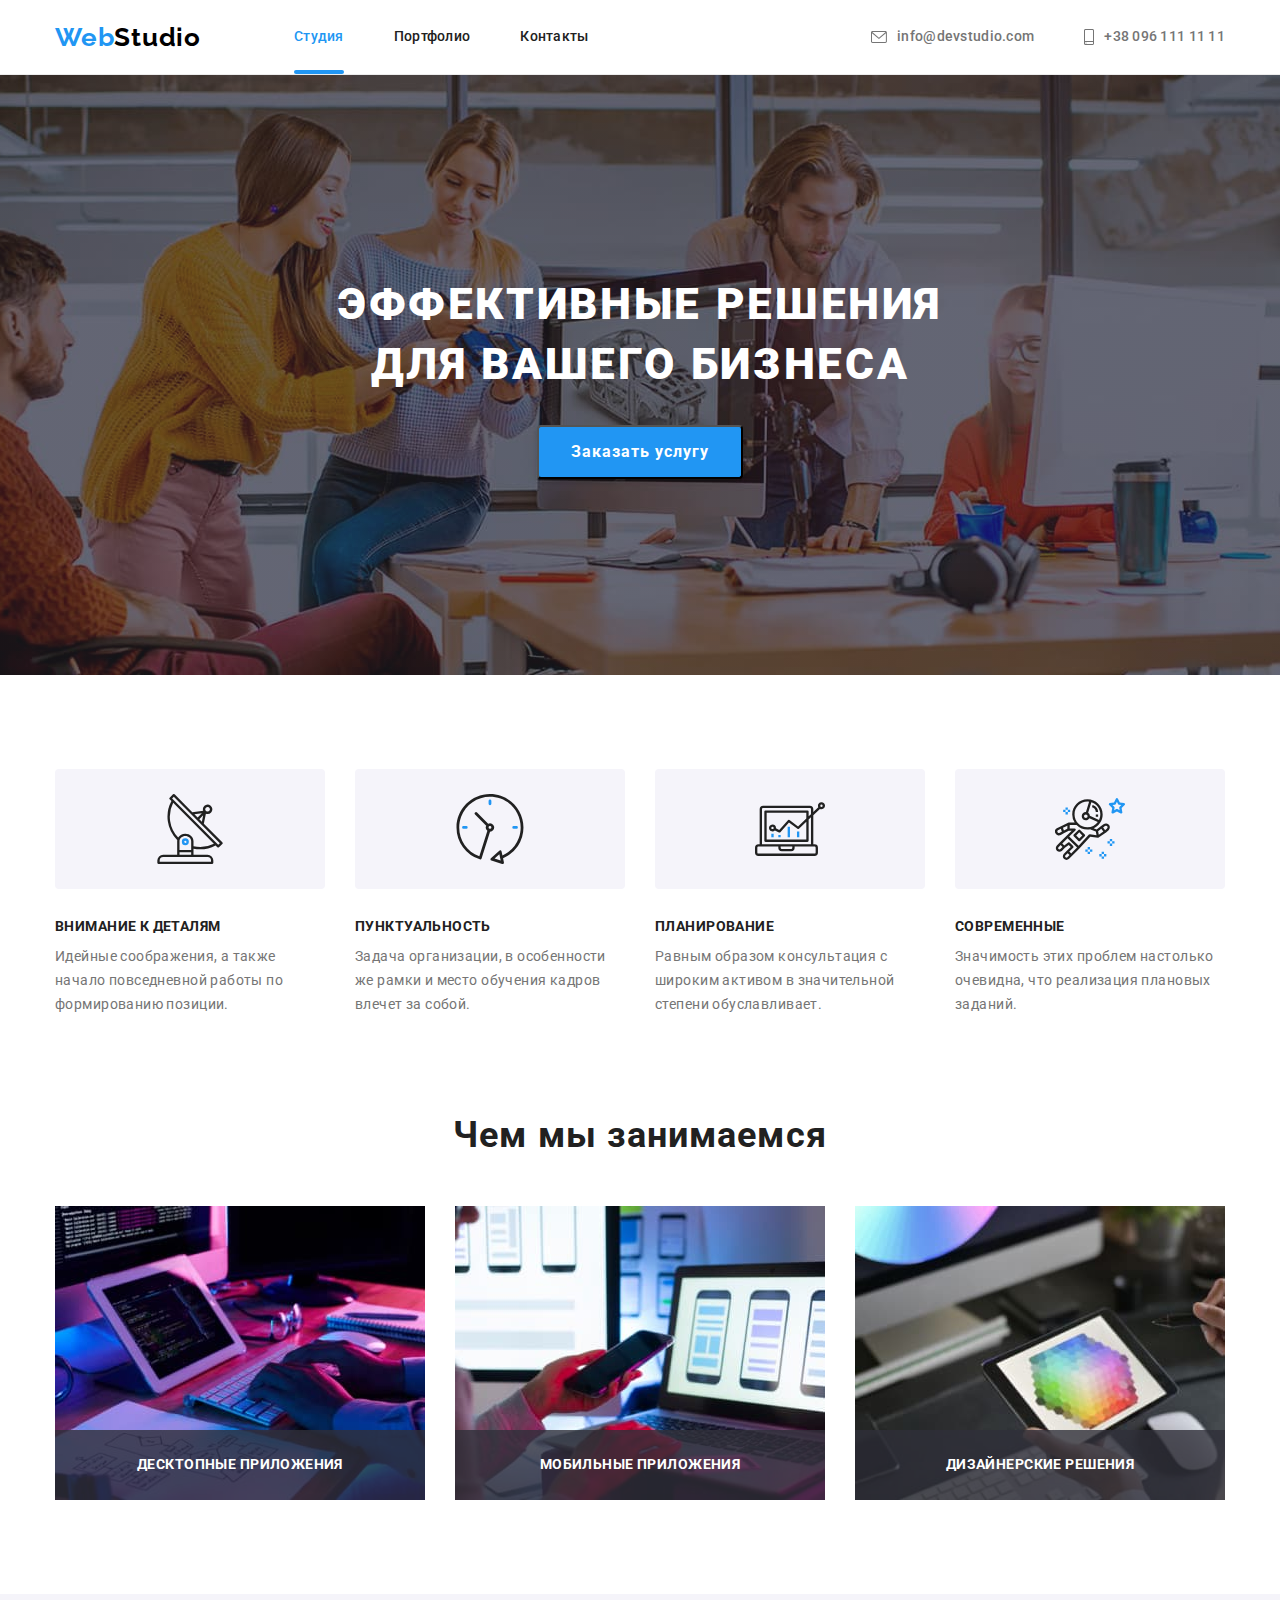
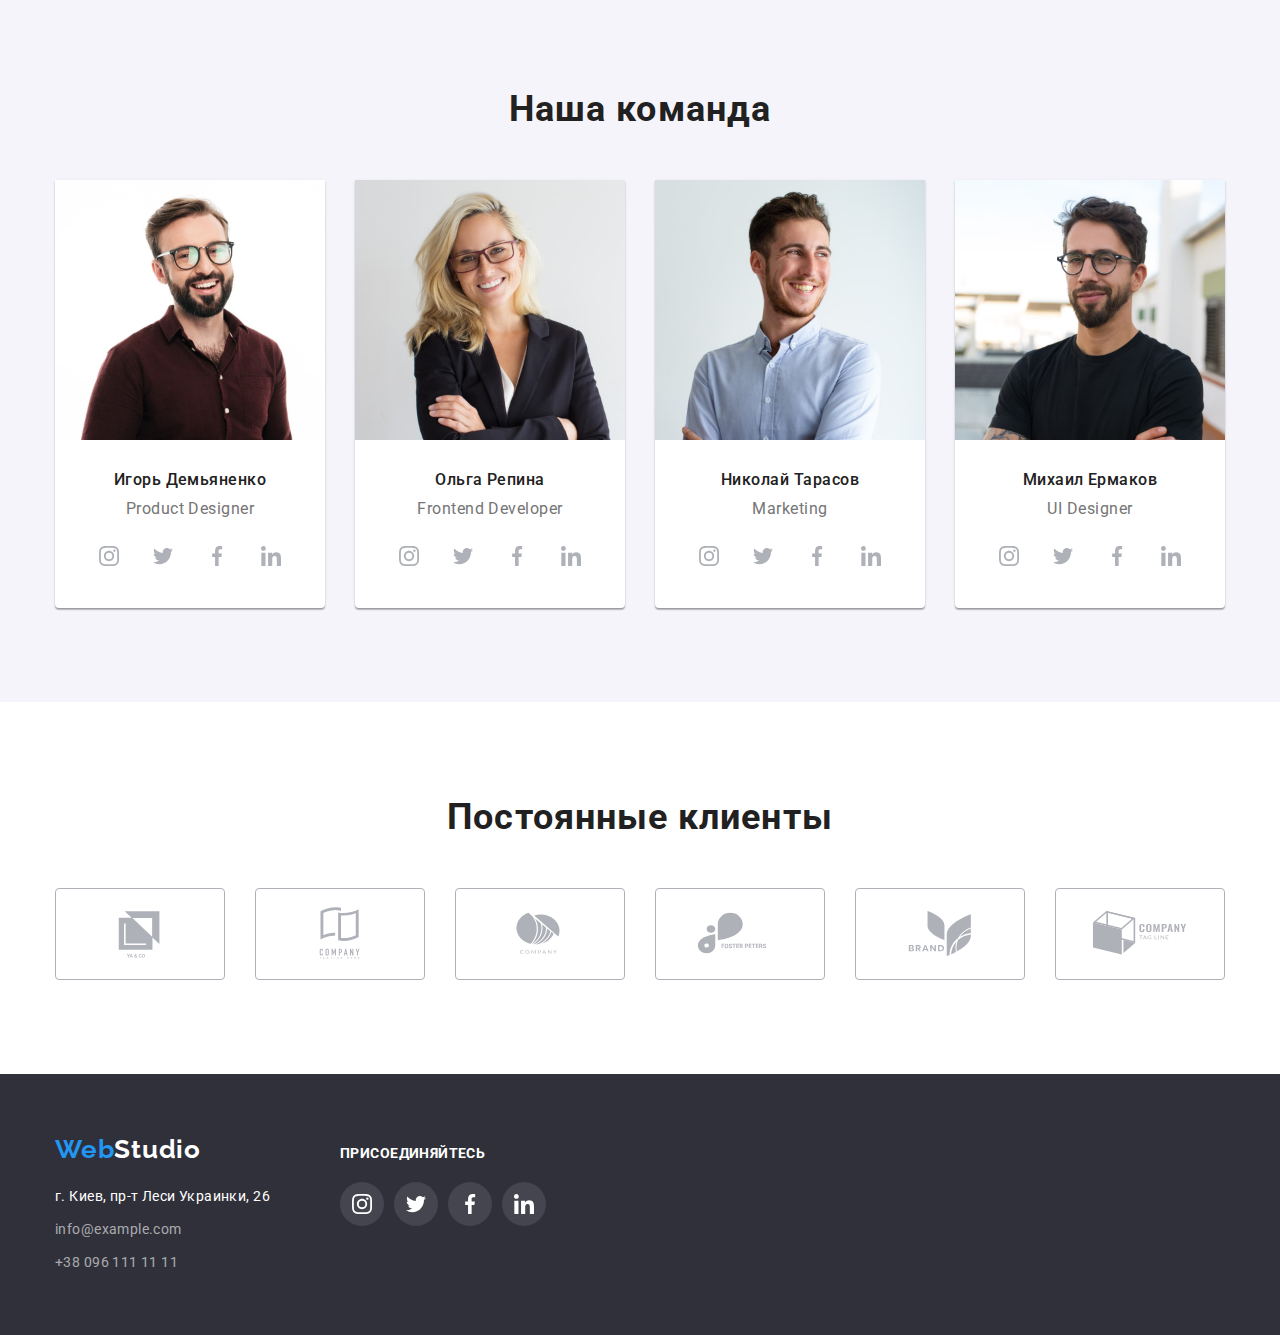
<file: index.html>
<!DOCTYPE html>
<html lang="ru">
  <head>
    <meta charset="UTF-8" />
    <meta http-equiv="X-UA-Compatible" content="IE=edge" />
    <meta name="viewport" content="width=device-width, initial-scale=1.0" />
    <title>Главная</title>
    <link
      rel="stylesheet"
      href="https://cdnjs.cloudflare.com/ajax/libs/modern-normalize/1.1.0/modern-normalize.min.css"
    />
    <link rel="stylesheet" href="./css/styles.css" />
    <link rel="preconnect" href="https://fonts.googleapis.com" />
    <link rel="preconnect" href="https://fonts.gstatic.com" crossorigin />
    <link
      href="https://fonts.googleapis.com/css2?family=Raleway:wght@700&family=Roboto:wght@400;500;700;900&display=swap"
      rel="stylesheet"
    />
  </head>

  <body>
    <header class="header">
      <div class="container cont-header">
        <a class="logo-header" href=""
          ><span class="logo-web">Web</span>Studio</a
        >
        <nav>
          <ul class="menu-nav list">
            <li class="nav-item"><a href="" class="link current">Студия</a></li>
            <li class="nav-item">
              <a href="./portfolio.html" class="link">Портфолио</a>
            </li>
            <li class="nav-item"><a href="" class="link">Контакты</a></li>
          </ul>
        </nav>
        <ul class="contacts list">
          <li class="nav-item">
            <a href="mailto:info@devstudio.com" class="link">
              <svg class="contacts-item" width="16" height="12">
                <use href="./images/icons.svg#icon-envelope"></use>
              </svg>
              info@devstudio.com</a
            >
          </li>
          <li class="nav-item">
            <a href="tel:+380961111111" class="link">
              <svg class="contacts-item" width="10" height="16">
                <use href="./images/icons.svg#icon-smartphone"></use>
              </svg>

              +38 096 111 11 11</a
            >
          </li>
        </ul>
      </div>
    </header>

    <main>
      <!-- Section-1 (Herro) -->
      <section class="section herro">
        <h1 class="herro-title">
          Эффективные решения<br />
          для вашего бизнеса
        </h1>
        <button type="button" class="button-order" data-modal-open>Заказать услугу</button>
      </section>

      <!-- Section-2 -->
      <section class="section">
        <div class="container">
          <!-- <h2>Особенности</h2> -->
          <ul class="feature list">
            <li class="item antenna">
              <div class="feature-logo">
                <svg width="70" height="70">
                  <use href="./images/icons.svg#icon-antenna-1"></use>
                </svg>
              </div>
              <h3 class="feature-title">Внимание к деталям</h3>
              <p class="feature-text">
                Идейные соображения, а также начало повседневной работы по
                формированию позиции.
              </p>
            </li>
            <li class="item clock">
              <div class="feature-logo">
                <svg width="70" height="70">
                  <use href="./images/icons.svg#icon-clock-1"></use>
                </svg>
              </div>
              <h3 class="feature-title">Пунктуальность</h3>
              <p class="feature-text">
                Задача организации, в особенности же рамки и место обучения
                кадров влечет за собой.
              </p>
            </li>
            <li class="item diagram">
              <div class="feature-logo">
                <svg width="70" height="70">
                  <use href="./images/icons.svg#icon-diagram-1"></use>
                </svg>
              </div>
              <h3 class="feature-title">Планирование</h3>
              <p class="feature-text">
                Равным образом консультация с широким активом в значительной
                степени обуславливает.
              </p>
            </li>
            <li class="item astronaut">
              <div class="feature-logo">
                <svg width="70" height="70">
                  <use href="./images/icons.svg#icon-astronaut-1"></use>
                </svg>
              </div>
              <h3 class="feature-title">Современные</h3>
              <p class="feature-text">
                Значимость этих проблем настолько очевидна, что реализация
                плановых заданий.
              </p>
            </li>
          </ul>
        </div>
      </section>

      <!-- Section-3 -->
      <section class="section-our-work section">
        <div class="container">
          <h2 class="our-work-title">Чем мы занимаемся</h2>
          <ul class="our-work list">
            <li class="item">
              <img
                class="img"
                src="./images/box-1.jpg"
                alt="Десктопные приложения"
                width="370"
                height="294"
              />
              <div class="work-title">
                Десктопные приложения
              </div>
            </li>
            <li class="item">
              <img
                class="img"
                src="./images/box-2.jpg"
                alt="Мобильные приложения"
                width="370"
                height="294"
              />
              <div class="work-title">
                Мобильные приложения
              </div>
            </li>
            <li class="item">
              <img
                class="img"
                src="./images/box-3.jpg"
                alt="Дизайнерские решения"
                width="370"
                height="294"
              />
              <div class="work-title">
                Дизайнерские решения
              </div>
            </li>
          </ul>
        </div>
      </section>

      <!-- Section-4 -->
      <section class="section our-team">
        <div class="container">
          <h2 class="team-title">Наша команда</h2>
          <ul class="team list">
            <li class="item">
              <img
                class="foto"
                src="./images/igor-demyanenko.jpg"
                alt="Игорь Демьяненко"
                width="270"
                height="260"
              />
              <div class="team-info">
                <h3 class="full-name">Игорь Демьяненко</h3>
                <p lang="en" class="post">Product Designer</p>
                <ul class="soc list">
                  <li class="soc-link">
                    <a href="">
                      <svg width="20" height="20">
                        <use href="./images/icons.svg#icon-instagram-2"></use>
                      </svg>
                    </a>
                  </li>
                  <li class="soc-link">
                    <a href="">
                      <svg width="20" height="20">
                        <use href="./images/icons.svg#icon-twitter-1"></use>
                      </svg>
                    </a>
                  </li>
                  <li class="soc-link">
                    <a href="">
                      <svg width="20" height="20">
                        <use href="./images/icons.svg#icon-facebook-1"></use>
                      </svg>
                    </a>
                  </li>
                  <li class="soc-link">
                    <a href="">
                      <svg width="20" height="20">
                        <use href="./images/icons.svg#icon-linkedin-1"></use>
                      </svg>
                    </a>
                  </li>
                </ul>
              </div>
            </li>
            <li class="item">
              <img
                class="foto"
                src="./images/olga-repina.jpg"
                alt="Ольга Репина"
                width="270"
                height="260"
              />
              <div class="team-info">
                <h3 class="full-name">Ольга Репина</h3>
                <p lang="en" class="post">Frontend Developer</p>
                <ul class="soc list">
                  <li class="soc-link">
                    <a href="">
                      <svg width="20" height="20">
                        <use href="./images/icons.svg#icon-instagram-2"></use>
                      </svg>
                    </a>
                  </li>
                  <li class="soc-link">
                    <a href="">
                      <svg width="20" height="20">
                        <use href="./images/icons.svg#icon-twitter-1"></use>
                      </svg>
                    </a>
                  </li>
                  <li class="soc-link">
                    <a href="">
                      <svg width="20" height="20">
                        <use href="./images/icons.svg#icon-facebook-1"></use>
                      </svg>
                    </a>
                  </li>
                  <li class="soc-link">
                    <a href="">
                      <svg width="20" height="20">
                        <use href="./images/icons.svg#icon-linkedin-1"></use>
                      </svg>
                    </a>
                  </li>
                </ul>
              </div>
            </li>
            <li class="item">
              <img
                class="foto"
                src="./images/nikolai-tarasov.jpg"
                alt="Николай Тарасов"
                width="270"
                height="260"
              />
              <div class="team-info">
                <h3 class="full-name">Николай Тарасов</h3>
                <p lang="en" class="post">Marketing</p>
                <ul class="soc list">
                  <li class="soc-link">
                    <a href="">
                      <svg width="20" height="20">
                        <use href="./images/icons.svg#icon-instagram-2"></use>
                      </svg>
                    </a>
                  </li>
                  <li class="soc-link">
                    <a href="">
                      <svg width="20" height="20">
                        <use href="./images/icons.svg#icon-twitter-1"></use>
                      </svg>
                    </a>
                  </li>
                  <li class="soc-link">
                    <a href="">
                      <svg width="20" height="20">
                        <use href="./images/icons.svg#icon-facebook-1"></use>
                      </svg>
                    </a>
                  </li>
                  <li class="soc-link">
                    <a href="">
                      <svg width="20" height="20">
                        <use href="./images/icons.svg#icon-linkedin-1"></use>
                      </svg>
                    </a>
                  </li>
                </ul>
              </div>
            </li>
            <li class="item">
              <img
                class="foto"
                src="./images/mikhail-ermakov.jpg"
                alt="Михаил Ермаков"
                width="270"
                height="260"
              />
              <div class="team-info">
                <h3 class="full-name">Михаил Ермаков</h3>
                <p lang="en" class="post">UI Designer</p>
                <ul class="soc list">
                  <li class="soc-link">
                    <a href="">
                      <svg width="20" height="20">
                        <use href="./images/icons.svg#icon-instagram-2"></use>
                      </svg>
                    </a>
                  </li>
                  <li class="soc-link">
                    <a href="">
                      <svg width="20" height="20">
                        <use href="./images/icons.svg#icon-twitter-1"></use>
                      </svg>
                    </a>
                  </li>
                  <li class="soc-link">
                    <a href="">
                      <svg width="20" height="20">
                        <use href="./images/icons.svg#icon-facebook-1"></use>
                      </svg>
                    </a>
                  </li>
                  <li class="soc-link">
                    <a href="">
                      <svg width="20" height="20">
                        <use href="./images/icons.svg#icon-linkedin-1"></use>
                      </svg>
                    </a>
                  </li>
                </ul>
              </div>
            </li>
          </ul>
        </div>
      </section>

      <!-- Section-5 -->
      <section class="section-clients section">
        <div class="container">
          <h2 class="clients-title">Постоянные клиенты</h2>
          <ul class="clients list">
            <li class="clients-item">
              <a href="">
                <svg width="106" height="60">
                  <use href="./images/icons.svg#icon-Logo"></use>
                </svg>
              </a>
            </li>
            <li class="clients-item">
              <a href=""
                ><svg width="106" height="60">
                  <use href="./images/icons.svg#icon-Logo-1"></use></svg
              ></a>
            </li>
            <li class="clients-item">
              <a href=""
                ><svg width="106" height="60">
                  <use href="./images/icons.svg#icon-Logo-2"></use></svg
              ></a>
            </li>
            <li class="clients-item">
              <a href=""
                ><svg width="106" height="60">
                  <use href="./images/icons.svg#icon-Logo-3"></use></svg
              ></a>
            </li>
            <li class="clients-item">
              <a href=""
                ><svg width="106" height="60">
                  <use href="./images/icons.svg#icon-Logo-4"></use></svg
              ></a>
            </li>
            <li class="clients-item">
              <a href=""
                ><svg width="106" height="60">
                  <use href="./images/icons.svg#icon-Logo-5"></use></svg
              ></a>
            </li>
          </ul>
        </div>
      </section>
    </main>

    <footer class="footer">
      <div class="container">
        <div class="footer-logo-adress">
          <a class="logo-footer" href="#"
            ><span class="logo-web">Web</span>Studio</a
          >

          <address class="address">
            <ul class="list">
              <li class="item">
                <a
                  href="https://goo.gl/maps/aoRDH4f9vQqKzGvZ9"
                  target="_blank"
                  class="footer-address"
                  >г. Киев, пр-т Леси Украинки, 26</a
                >
              </li>
              <li class="item">
                <a href="mailto:info@example.com" class="footer-contacts"
                  >info@example.com</a
                >
              </li>
              <li class="item">
                <a href="tel:+380961111111" class="footer-contacts"
                  >+38 096 111 11 11</a
                >
              </li>
            </ul>
          </address>
        </div>
        <!-- Подписка на соц сети -->
        <div class="footer-soc">
          <h3 class="footer-soc-title">присоединяйтесь</h3>
          <ul class="soc list">
            <li class="soc-link">
              <a href="">
                <svg width="20" height="20">
                  <use href="./images/icons.svg#icon-instagram-2"></use>
                </svg>
              </a>
            </li>
            <li class="soc-link">
              <a href="">
                <svg width="20" height="20">
                  <use href="./images/icons.svg#icon-twitter-1"></use>
                </svg>
              </a>
            </li>
            <li class="soc-link">
              <a href="">
                <svg width="20" height="20">
                  <use href="./images/icons.svg#icon-facebook-1"></use>
                </svg>
              </a>
            </li>
            <li class="soc-link">
              <a href="">
                <svg width="20" height="20">
                  <use href="./images/icons.svg#icon-linkedin-1"></use>
                </svg>
              </a>
            </li>
          </ul>
        </div>
      </div>
    </footer>

    <!-- Backrdop -->
    <div class="backrdop is-hidden" data-modal>
      <div class="modal">
        <button class="button-backrdop-close" cla data-modal-close>
          <img src="./images/close.svg" alt="Close" width="30" height="30">
          
        </button>
        
        
        

      </div>
    </div>
    <script src="./js/modal.js"></script>
  </body>
</html>
</file>
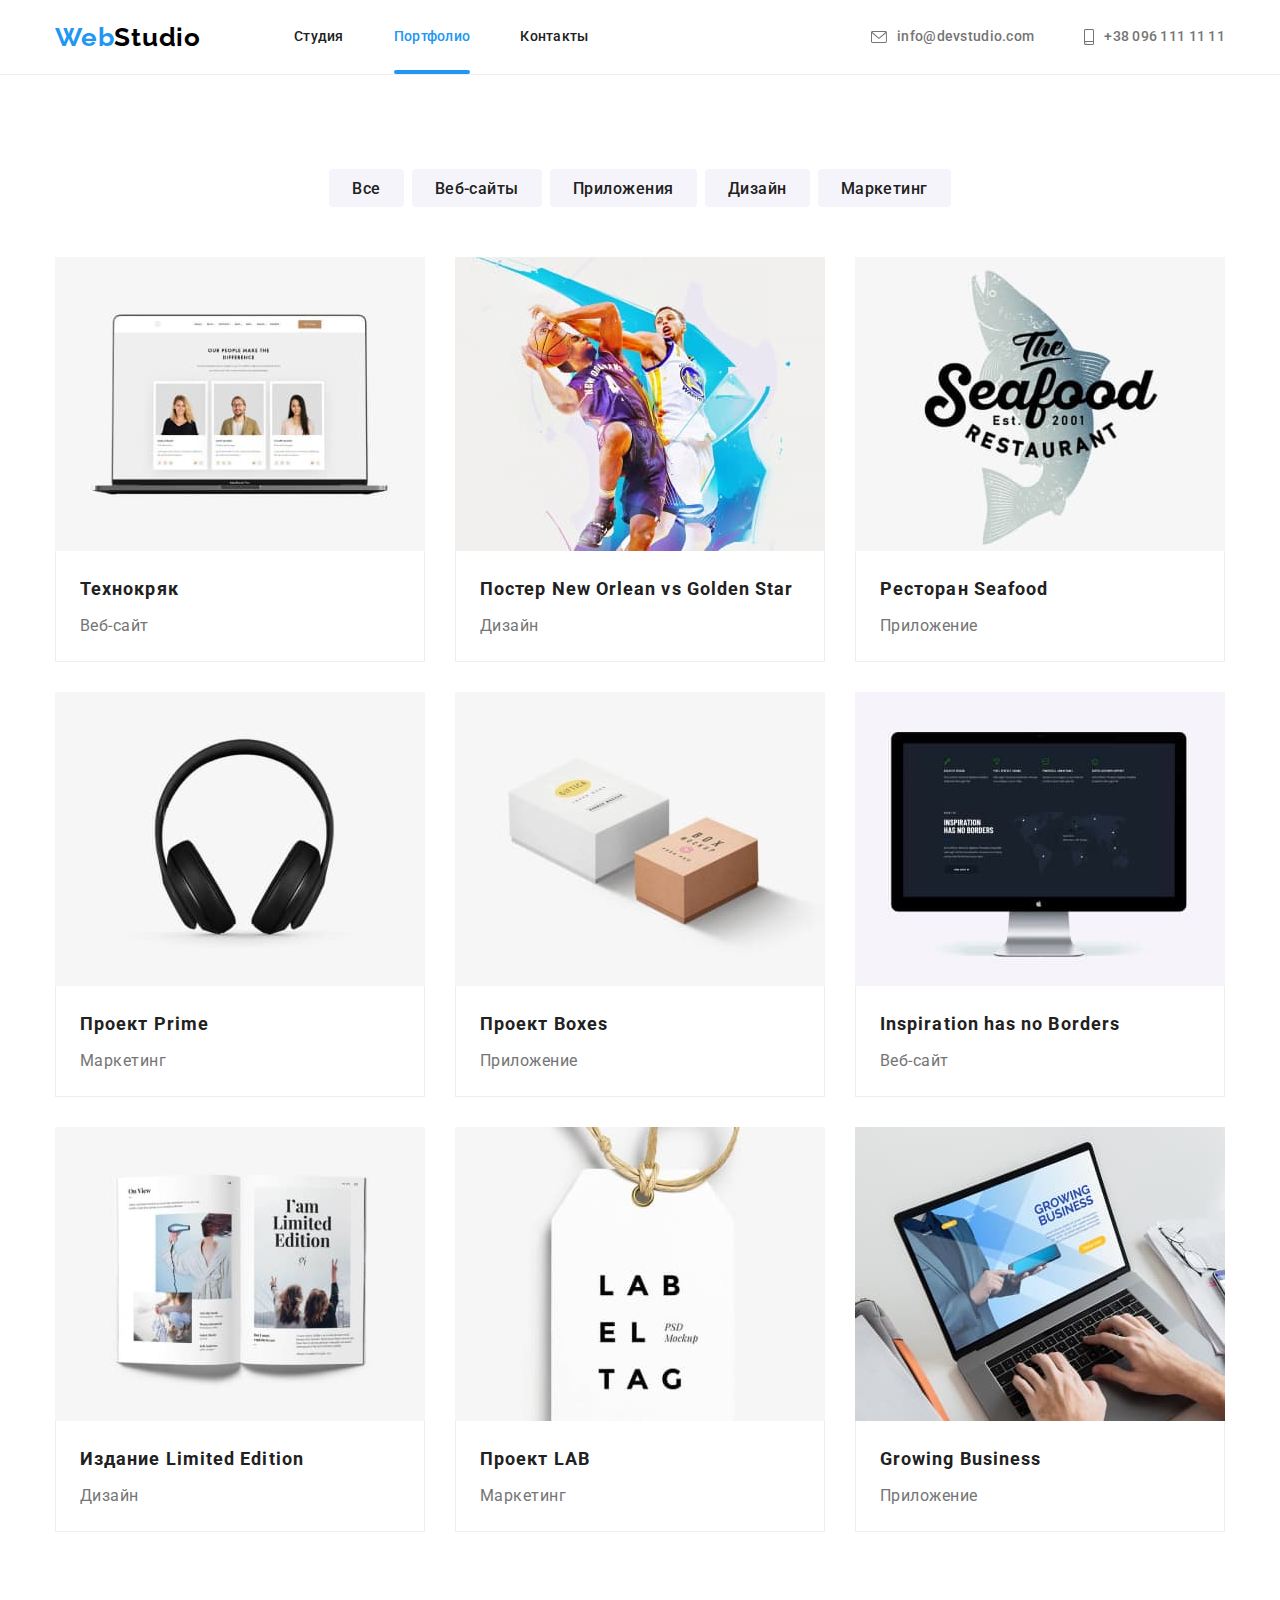
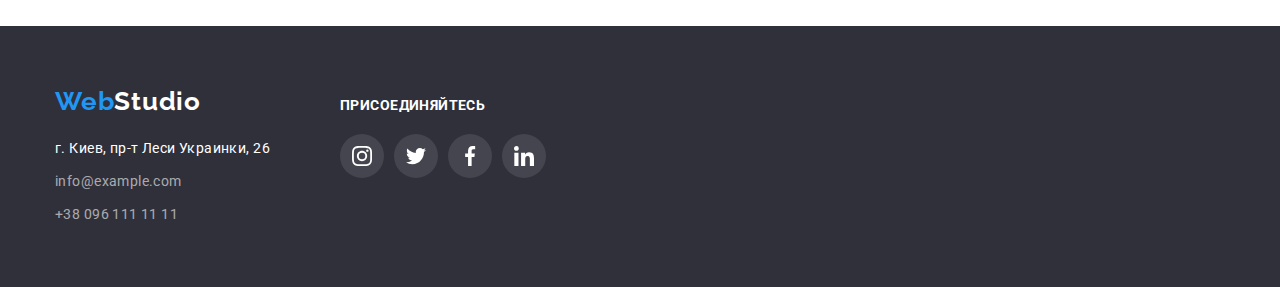
<file: portfolio.html>
<!DOCTYPE html>
<html lang="ru">
  <head>
    <meta charset="UTF-8" />
    <meta http-equiv="X-UA-Compatible" content="IE=edge" />
    <meta name="viewport" content="width=device-width, initial-scale=1.0" />
    <title>Портфолио</title>
    <link
      rel="stylesheet"
      href="https://cdnjs.cloudflare.com/ajax/libs/modern-normalize/1.1.0/modern-normalize.min.css"
    />
    <link rel="stylesheet" href="./css/styles.css" />
    <link rel="preconnect" href="https://fonts.googleapis.com" />
    <link rel="preconnect" href="https://fonts.gstatic.com" crossorigin />
    <link
      href="https://fonts.googleapis.com/css2?family=Raleway:wght@700&family=Roboto:wght@400;500;700;900&display=swap"
      rel="stylesheet"
    />
  </head>
  <body>
    <header class="header">
      <div class="container cont-header">
        <a class="logo-header" href=""
          ><span class="logo-web">Web</span>Studio</a
        >
        <nav>
          <ul class="menu-nav list">
            <li class="nav-item">
              <a href="./index.html" class="link">Студия</a>
            </li>
            <li class="nav-item">
              <a href="" class="link current">Портфолио</a>
            </li>
            <li class="nav-item"><a href="" class="link">Контакты</a></li>
          </ul>
        </nav>
        <ul class="contacts list">
          <li class="nav-item">
            <a href="mailto:info@devstudio.com" class="link">
              <svg class="contacts-item" width="16" height="12">
                <use href="./images/icons.svg#icon-envelope"></use>
              </svg>
              info@devstudio.com</a
            >
          </li>
          <li class="nav-item">
            <a href="tel:+380961111111" class="link">
              <svg class="contacts-item" width="10" height="16">
                <use href="./images/icons.svg#icon-smartphone"></use>
              </svg>

              +38 096 111 11 11</a
            >
          </li>
        </ul>
      </div>
    </header>

    <main>
      <section class="section">
        <div class="container">
          <!-- <h1>Примеры наших работ</h1> -->

          <!-- Кнопки -->
          <ul class="btm-works list">
            <li class="item">
              <button type="button" class="button-filter">Все</button>
            </li>
            <li class="item">
              <button type="button" class="button-filter">Веб-сайты</button>
            </li>
            <li class="item">
              <button type="button" class="button-filter">Приложения</button>
            </li>
            <li class="item">
              <button type="button" class="button-filter">Дизайн</button>
            </li>
            <li class="item">
              <button type="button" class="button-filter">Маркетинг</button>
            </li>
          </ul>

          <!-- Карточки работ -->
          <ul class="examples list">
            <li class="item">
              <a class="work-examples" href="">
                <div class="examples-bgr">
                  <img
                    class="img"
                    src="./images/1.jpg"
                    alt="Технокряк"
                    width="370"
                  />
                  <div class="examples-animation">
                    <div class="bgr-text">
                      Ресурс предлагает комплексные предложения с разным уровнем
                      функционала и сервисов. Все это позволит посетителю
                      получить исчерпывающие сведения о компании или частном
                      лице.
                    </div>
                  </div>
                </div>
                <div class="examples-title">
                  <h2 class="work-examples-project">Технокряк</h2>
                  <p class="work-examples-type">Веб-сайт</p>
                </div>
              </a>
            </li>
            <li class="item">
              <a class="work-examples" href="">
                <div class="examples-bgr">
                  <img
                    class="img"
                    src="./images/2.jpg"
                    alt="Постер New Orlean vs Golden Star"
                    width="370"
                  />
                  <div class="examples-animation">
                    <div class="bgr-text">
                      Ресурс предлагает комплексные предложения с разным уровнем
                      функционала и сервисов. Все это позволит посетителю
                      получить исчерпывающие сведения о компании или частном
                      лице.
                    </div>
                  </div>
                </div>
                <div class="examples-title">
                  <h2 class="work-examples-project">
                    Постер New Orlean vs Golden Star
                  </h2>
                  <p class="work-examples-type">Дизайн</p>
                </div>
              </a>
            </li>
            <li class="item">
              <a class="work-examples" href="">
                <div class="examples-bgr">
                <img
                  class="img"
                  src="./images/3.jpg"
                  alt="Ресторан Seafood"
                  width="370"
                />
                <div class="examples-animation">
                    <div class="bgr-text">
                      Ресурс предлагает комплексные предложения с разным уровнем
                      функционала и сервисов. Все это позволит посетителю
                      получить исчерпывающие сведения о компании или частном
                      лице.
                    </div>
                  </div>
                </div>
                <div class="examples-title">
                  <h2 class="work-examples-project">Ресторан Seafood</h2>
                  <p class="work-examples-type">Приложение</p>
                </div>
              </a>
            </li>
            <li class="item">
              <a class="work-examples" href="">
                <div class="examples-bgr"> 
                <img
                  class="img"
                  src="./images/4.jpg"
                  alt="Проект Prime"
                  width="370"
                />
                <div class="examples-animation">
                    <div class="bgr-text">
                      Ресурс предлагает комплексные предложения с разным уровнем
                      функционала и сервисов. Все это позволит посетителю
                      получить исчерпывающие сведения о компании или частном
                      лице.
                    </div>
                  </div>
                </div>
                <div class="examples-title">
                  <h2 class="work-examples-project">Проект Prime</h2>
                  <p class="work-examples-type">Маркетинг</p>
                </div>
              </a>
            </li>
            <li class="item">
              <a class="work-examples" href="">
                <div class="examples-bgr"> 
                <img
                  class="img"
                  src="./images/5.jpg"
                  alt="Проект Boxes"
                  width="370"
                />
                <div class="examples-animation">
                    <div class="bgr-text">
                      Ресурс предлагает комплексные предложения с разным уровнем
                      функционала и сервисов. Все это позволит посетителю
                      получить исчерпывающие сведения о компании или частном
                      лице.
                    </div>
                  </div>
                </div>
                <div class="examples-title">
                  <h2 class="work-examples-project">Проект Boxes</h2>
                  <p class="work-examples-type">Приложение</p>
                </div>
              </a>
            </li>
            <li class="item">
              <a class="work-examples" href="">
                <div class="examples-bgr"> 
                <img
                  class="img"
                  src="./images/6.jpg"
                  alt="Inspiration has no Borders"
                  width="370"
                />
                <div class="examples-animation">
                    <div class="bgr-text">
                      Ресурс предлагает комплексные предложения с разным уровнем
                      функционала и сервисов. Все это позволит посетителю
                      получить исчерпывающие сведения о компании или частном
                      лице.
                    </div>
                  </div>
                </div>
                <div class="examples-title">
                  <h2 class="work-examples-project">
                    Inspiration has no Borders
                  </h2>
                  <p class="work-examples-type">Веб-сайт</p>
                </div>
              </a>
            </li>
            <li class="item">
              <a class="work-examples" href="">
                <div class="examples-bgr"> 
                <img
                  class="img"
                  src="./images/7.jpg"
                  alt="Издание Limited Edition"
                  width="370"
                />
                <div class="examples-animation">
                    <div class="bgr-text">
                      Ресурс предлагает комплексные предложения с разным уровнем
                      функционала и сервисов. Все это позволит посетителю
                      получить исчерпывающие сведения о компании или частном
                      лице.
                    </div>
                  </div>
                </div>
                <div class="examples-title">
                  <h2 class="work-examples-project">Издание Limited Edition</h2>
                  <p class="work-examples-type">Дизайн</p>
                </div>
              </a>
            </li>
            <li class="item">
              <a class="work-examples" href="">
                <div class="examples-bgr"> 
                <img
                  class="img"
                  src="./images/8.jpg"
                  alt="Проект LAB"
                  width="370"
                />
                <div class="examples-animation">
                    <div class="bgr-text">
                      Ресурс предлагает комплексные предложения с разным уровнем
                      функционала и сервисов. Все это позволит посетителю
                      получить исчерпывающие сведения о компании или частном
                      лице.
                    </div>
                  </div>
                </div>
                <div class="examples-title">
                  <h2 class="work-examples-project">Проект LAB</h2>
                  <p class="work-examples-type">Маркетинг</p>
                </div>
              </a>
            </li>
            <li class="item">
              <a class="work-examples" href="">
                <div class="examples-bgr"> 
                <img
                  class="img"
                  src="./images/9.jpg"
                  alt="Growing Business"
                  width="370"
                />
                <div class="examples-animation">
                    <div class="bgr-text">
                      Ресурс предлагает комплексные предложения с разным уровнем
                      функционала и сервисов. Все это позволит посетителю
                      получить исчерпывающие сведения о компании или частном
                      лице.
                    </div>
                  </div>
                </div>
                <div class="examples-title">
                  <h2 class="work-examples-project">Growing Business</h2>
                  <p class="work-examples-type">Приложение</p>
                </div>
              </a>
            </li>
          </ul>
        </div>
      </section>
    </main>

    <footer class="footer">
      <div class="container">
        <div class="footer-logo-adress">
          <a class="logo-footer" href="#"
            ><span class="logo-web">Web</span>Studio</a
          >

          <address class="address">
            <ul class="list">
              <li class="item">
                <a
                  href="https://goo.gl/maps/aoRDH4f9vQqKzGvZ9"
                  target="_blank"
                  class="footer-address"
                  >г. Киев, пр-т Леси Украинки, 26</a
                >
              </li>
              <li class="item">
                <a href="mailto:info@example.com" class="footer-contacts"
                  >info@example.com</a
                >
              </li>
              <li class="item">
                <a href="tel:+380961111111" class="footer-contacts"
                  >+38 096 111 11 11</a
                >
              </li>
            </ul>
          </address>
        </div>
        <!-- Подписка на соц сети -->
        <div class="footer-soc">
          <h3 class="footer-soc-title">присоединяйтесь</h3>
          <ul class="soc list">
            <li class="soc-link">
              <a href="">
                <svg width="20" height="20">
                  <use href="./images/icons.svg#icon-instagram-2"></use>
                </svg>
              </a>
            </li>
            <li class="soc-link">
              <a href="">
                <svg width="20" height="20">
                  <use href="./images/icons.svg#icon-twitter-1"></use>
                </svg>
              </a>
            </li>
            <li class="soc-link">
              <a href="">
                <svg width="20" height="20">
                  <use href="./images/icons.svg#icon-facebook-1"></use>
                </svg>
              </a>
            </li>
            <li class="soc-link">
              <a href="">
                <svg width="20" height="20">
                  <use href="./images/icons.svg#icon-linkedin-1"></use>
                </svg>
              </a>
            </li>
          </ul>
        </div>
      </div>
    </footer>
  </body>
</html>
</file>
<file: css/styles.css>
:root {
    --primary-text-color: #212121;
    --accent-text-color: #2196F3;
    --second-text-color: #757575;
    --primary-background-color: #FFFFFF;
    --accent-background-color: #2196F3;
    --button-primary-background: #F5F4FA;
    --footer-background-color: #2F303A;
    --transition-primary: 250ms cubic-bezier(0.4, 0, 0.2, 1);
}

body {
    font-family: 'Roboto', sans-serif; 
    font-size: 14px;
    background-color: var(--primary-background-color);
    color: var(--primary-text-color)
}

.container {
width: 1200px;
margin: 0 auto;
padding: 0 15px;

/* outline: 2px solid salmon; */
}

h1, h2, h3, h4, h5, p {
    margin: 0;
    padding: 0;
}

.list {
    list-style: none;
    padding: 0;
    margin: 0;
}
/* Header */
.header {
    border-bottom: 1px solid #ECECEC;
}
.cont-header {
    display: flex;
    align-items: center;
}

/* Logo */
.logo-header, .logo-footer {
    text-decoration: none;
    font-family: 'Raleway', sans-serif;
    font-weight: 700;
    font-size: 26px;
    line-height: 1.19;
    letter-spacing: 0.03em;
}
.logo-header {
    color: #000000;
    margin-right: 93px;
}
.logo-footer {
    color: #FFFFFF;
    display: inline-block;
    margin-bottom: 20px;
}
.logo-web {
    color: var(--accent-text-color);
}

/* Menu nav + Contacts*/
.menu-nav, .contacts {
    display: flex;
}
.contacts {
    margin-left: auto;
}
.menu-nav .link, .contacts .link {
    display: inline-flex;
    padding-top: 29px;
    padding-bottom: 29px;
    
    text-decoration: none;
    color: var(--primary-text-color);
    font-weight: 500;
    line-height: 1.14;
    letter-spacing: 0.02em;
    transition: color var(--transition-primary);
}
.nav-item {
    position: relative;
}
.menu-nav .link.current {
    color: var(--accent-text-color);
}

.link.current::after {
    content: '';
    position: absolute;
    left: 0;
    bottom: 0;
    width: 100%;
    height: 4px;
    border-radius: 2px;
    background-color: var(--accent-background-color);
}

.menu-nav .link::before {
    content: '';
    position: absolute;
    width: 0;
    bottom: 0;
    right: 0;
    height: 4px;
    border-radius: 2px;
    background-color: var(--accent-background-color);
    transition: width 0.5s,
    left 0.5s;
}
.menu-nav .link:hover::before,
.menu-nav .link:focus::before {
    width: 100%;
    left: 0;
}

.menu-nav .link:hover, .menu-nav .link:focus, .contacts .link:hover, .contacts .link:focus, .contacts-item:hover, .contacts-item:focus{
    color: var(--accent-text-color);
    
}
.contacts .link {
    color: var(--second-text-color);
}
.nav-item:not(:last-child) {
    margin-right: 50px;
}
.nav-item {
    align-items: center;
}

.contacts-item {
    margin: auto 10px auto 0;
    fill: currentColor;
    transition: color var(--transition-primary);
}

/* Section */
.section {
    padding: 94px 0;
}

/* Herro */
.section.herro {
background-color: var(--footer-background-color);
background-image: linear-gradient(rgba(47, 48, 58, 0.4),rgba(47, 48, 58, 0.4)
),
url('../images/hero.jpg');
margin: 0 auto;
background-position: center;
height: 600px;
max-width: 1600px;
text-align: center;
padding-top: 200px;
padding-bottom: 200px;
}
.herro-title {
    font-weight: 900;
    font-size: 44px;
    line-height: 1.36;
    letter-spacing: 0.06em;
    color: #FFFFFF;
    text-transform: uppercase;
    margin-top: 0;
    margin-bottom: 30px;
}

/* Feature */
.feature {
    display: flex;
    justify-content: space-between;    
}

.feature .item {
    width: 270px;
}
.feature-logo {
    margin-bottom: 30px;
    display: inline-flex;
    width: 270px;
    height: 120px;
    background-color: var(--button-primary-background);
    border-radius: 4px;
    align-items: center;
    justify-content: center;
}


.feature .item:not(:last-child) {
    margin-right: 30px;
}

.feature-title {
    font-weight: 700;
    font-size: 14px;
    line-height: 1.14;
    letter-spacing: 0.03em;
    text-transform: uppercase;
    margin-bottom: 10px;
}

.feature-text {
    min-height: 75px;
    font-weight: 400;
    line-height: 1.71;
    letter-spacing: 0.03em;
    color: var(--second-text-color);
}

/* Our-work */
.section-our-work {
    padding-top: 0;
}
.our-work .img {
    display: block;
    max-width: 100%;
    height: auto;
}
.our-work {
    display: flex;
    justify-content: space-between;
}
.our-work .item {
    position: relative;
}
.our-work > .item:not(:last-child) {
    margin-right: 30px;
}

.our-work-title, .team-title, .clients-title {
    font-weight: 700;
    font-size: 36px;
    line-height: 1.17;
    text-align: center;
    letter-spacing: 0.03em;
    margin-bottom: 50px;
}
.work-title {
    display: flex;
    position: absolute;
    left: 0;
    bottom: 0;
    height: 70px;
    width: 100%;
    background-color: rgba(47, 48, 58, 0.8);

    font-weight: 700;
    font-size: 14px;
    line-height: 1.14;
    text-align: center;
    letter-spacing: 0.03em;
    text-transform: uppercase;
    color: #FFFFFF;
    align-items: center;
    justify-content: center;
}


/* Our-team */
.our-team {
    background-color: #F5F4FA;
    justify-content: space-between;
}
.team {
    display: flex;
}
.our-team .item {
    background: #FFFFFF;
    box-shadow: 0px 1px 3px rgba(0, 0, 0, 0.12),
    0px 1px 1px rgba(0, 0, 0, 0.14),
    0px 2px 1px rgba(0, 0, 0, 0.2);
    border-radius: 0px 0px 4px 4px;
}
.our-team .item:not(:last-child) {
margin-right: 30px;
}
.our-team .foto {
    display: block;
    max-width: 100%;
    height: auto;
}

.full-name, .post {
    font-weight: 500;
    font-size: 16px;
    line-height: 1.19;
    text-align: center;
    letter-spacing: 0.03em;
    margin-bottom: 10px;
}
.post {
    font-weight: 400;
    color: var(--second-text-color);
    margin-bottom: 16px;
}
.team-info {
    padding: 30px 0;
}
.soc {
    display: flex;
    justify-content: center;
    
}

.soc-link a{
    display: inline-flex;    
    width: 44px;
    height: 44px;
    /* outline: 1px solid tomato; */
    border-radius: 50%;
    justify-content: center;
    align-items: center;
    fill: #afb1b8;
    transition: background-color var(--transition-primary), fill var(--transition-primary) ;
}
.soc-link a:hover, .soc-link a:focus{
    background-color: var(--accent-background-color);
    fill: #FFFFFF;
}

.soc-link:not(:last-child) {
    margin-right: 10px;
}

/* Clients */
.clients {
    display: flex;
    justify-content:space-between;

}

.clients-item a {
    display: inline-flex;
    width: 170px;
    height: 92px;
    border: 1px solid #AFB1B8;
    box-sizing: border-box;
    border-radius: 4px;
    justify-content: center;
    align-items: center;
    fill: #afb1b8;
    transition: border-color var(--transition-primary),
    fill var(--transition-primary);
}
.clients-item a:hover, .clients-item a:focus{
fill: var(--accent-text-color);
border-color: var(--accent-text-color);
}

.clients-item:not(:last-child){
    margin-right: 30px;
}

/* Portfolio */
.examples {
    box-sizing: border-box;
    display: flex;
    flex-wrap: wrap;
}

.examples .item {
    width: calc((100% - 60px) / 3);
    margin-right: 30px;
    margin-bottom: 30px;

    transition: box-sizing var(--transition-primary), box-shadow var(--transition-primary);
    /* border: 1px solid #EEEEEE; */
}
.examples .img {
    display: block;
    max-width: 100%;
    height: auto;
}
.examples .item:hover, .examples .item:focus {
    box-sizing: border-box;
    box-shadow: 0px 1px 1px rgba(0, 0, 0, 0.12),
    0px 4px 4px rgba(0, 0, 0, 0.06),
    1px 4px 6px rgba(0, 0, 0, 0.16);
}

.examples-title {
    padding: 20px 24px;
    border-top: 0;
    border-left: 1px solid #EEEEEE;
    border-right: 1px solid #EEEEEE;
    border-bottom: 1px solid #EEEEEE;
}
.examples .item:nth-child(3n) {
    margin-right: 0;
}
.examples .item:nth-last-child(-n + 3) {
    margin-bottom: 0;
}
.work-examples {
    text-decoration: none;
    box-sizing: border-box;
   
   }
.work-examples-project {
    margin-bottom: 4px;
    font-weight: 700;
    font-size: 18px;
    line-height: 2;
    letter-spacing: 0.06em;
    color: var(--primary-text-color);
}
.work-examples-type {
    font-size: 16px;
    line-height: 1.88;
    letter-spacing: 0.03em;
    color: var(--second-text-color);
}
.examples-bgr {
    position: relative;
    overflow: hidden;
}
.examples-animation {
    position: absolute;
    width: 100%;
    height: 100%;
    top: 0;
    left: 0;
    background-color: rgba(33, 150, 243, 0.9);
    
    opacity: 0;
    transition: opacity var(--transition-primary), transform var(--transition-primary);
    transform: translateY(100%);
}
.work-examples:hover .examples-animation,
.work-examples:focus .examples-animation {
    opacity: 1; 
    transform: translateY(0);
}
.bgr-text {
    font-weight: 400;
    font-size: 18px;
    line-height: 1.56;
    letter-spacing: 0.03em;
    color: var(--primary-background-color);

    position: absolute;
    top:50%;
    left: 50%;
    transform: translate(-50%, -50%);
    width: 87%;
    max-height: 57%;
    
}


/* Button */
.btm-works {
    display: flex;
    justify-content: center;
    margin-bottom: 50px;
}
.btm-works > .item:not(:last-child) {
margin-right: 8px;
}

.button-filter {
    color: var(--primary-text-color);
    background-color: var(--button-primary-background);
    font-family: inherit;
    font-weight: 500;
    font-size: 16px;
    line-height: 1.62;
    text-align: center;
    letter-spacing: 0.03em;
    cursor: pointer;
    
    padding: 6px 22px;
    border-radius: 4px;
    display: inline-block;
    
    height: 38px;
    border: 1px solid transparent;
    transition: color var(--transition-primary), background-color var(--transition-primary), box-shadow var(--transition-primary);
}
.button-filter:hover, .button-filter:focus {
    color: #FFFFFF;
    background-color: var(--accent-background-color);
    box-shadow: 0px 2px 2px 0px rgba(0, 0, 0, 0.12);
    
    box-shadow: 0px 1px 2px 0px rgba(0, 0, 0, 0.08);
    
    box-shadow: 0px 3px 1px 0px rgba(0, 0, 0, 0.1);
    
}

.button-order {
    font-family: inherit;
    font-weight: 700;
    font-size: 16px;
    line-height: 1.88;
    align-items: center;
    text-align: center;
    letter-spacing: 0.06em;
    color: #FFFFFF;
    background-color: var(--accent-background-color);
    cursor: pointer;

    padding: 10px 32px;
    box-shadow: 0px 4px 4px rgba(0, 0, 0, 0.15);
    border-radius: 4px;

    transition: background-color var(--transition-primary);
}
.button-order:hover, .button-order:focus {
    background-color: #188CE8;
}

/* Footer */
.footer {
    background-color: var(--footer-background-color);
    padding: 60px 0;
}
.address {
    font-style: normal;
    line-height: 1.71;
    letter-spacing: 0.03em;
}
.footer-address, .footer-contacts {
    text-decoration: none;
    color: #FFFFFF;
    display: inline-block;
}
.address .item:not(:last-child) {
    margin-bottom: 9px;
}
.footer-contacts {
    color: rgba(255, 255, 255, 0.6);
    transition: color var(--transition-primary);
}
.footer-contacts:hover, .footer-contacts:focus {
    color: var(--accent-text-color);
}

.footer-logo-adress {
    display: inline-block;
    margin-right: 70px;
}
.footer-soc {
    display: inline-block;
    position: absolute;
    
}
.footer-soc-title {
    color: var(--primary-background-color);
    text-transform: uppercase;
    font-weight: 700;
    font-size: 14px;
    line-height: 1.14;
    letter-spacing: 0.03em;
    margin: 12px 0 20px 0;
}
.footer-soc .soc a {
    fill: white;
    background-color: rgba(255, 255, 255, 0.1);
    transition: background-color var(--transition-primary);
}
.footer-soc .soc a:hover, .footer-soc .soc a:focus {
    background-color:var(--accent-text-color);
}

/* Backrdop */
.backrdop {
    position: fixed;
    top: 0;
    left: 0;
    width: 100%;
    height: 100%;

    background-color: rgba(0, 0, 0, 0.2);
}
.backrdop.is-hidden {
    opacity: 0;
    pointer-events: none;
}

.modal {
    position: absolute;
    top: 50%;
    left: 50%;
    transform: translate(-50%, -50%);
    min-width: 528px;
    min-height: 581px;
    max-height: 600px;
    overflow: auto; 
    
    padding: 33px;
    background-color: var(--primary-background-color);
    box-shadow: 0px 1px 3px rgba(0, 0, 0, 0.12),
    0px 1px 1px rgba(0, 0, 0, 0.14),
    0px 2px 1px rgba(0, 0, 0, 0.2);
    border-radius: 4px;

    
}
.button-backrdop-close {
    display: flex;
    position: absolute;
    top: 0;
    right: 0;
    background-color: transparent;
    border: none;
    margin: 8px;
    padding: 0;
    cursor: pointer;
}
</file>
